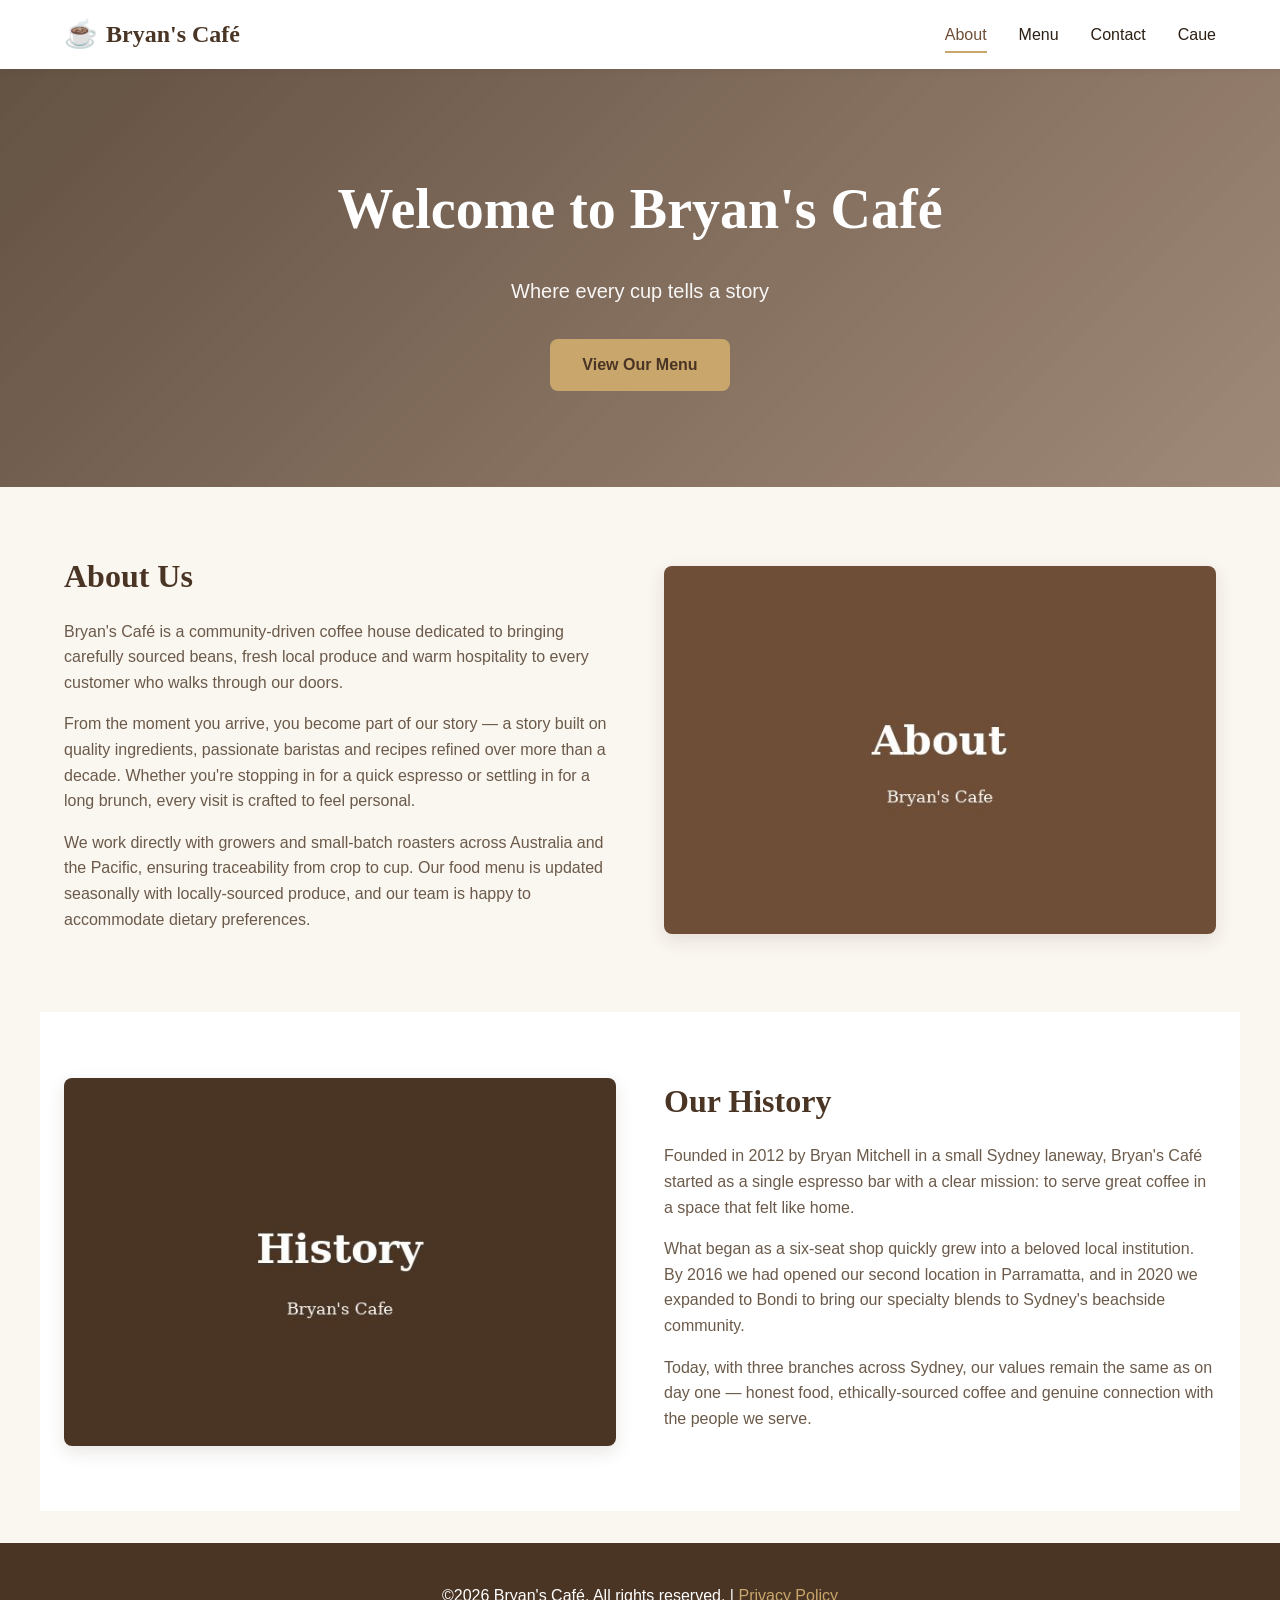
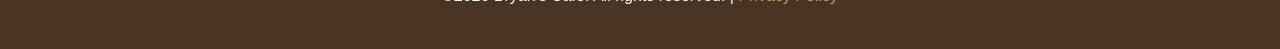
<file: index.html>
<!DOCTYPE html>
<html lang="en">
<head>
    <meta charset="UTF-8">
    <meta name="viewport" content="width=device-width, initial-scale=1.0">
    <meta name="description" content="Bryan's Café - Premium coffee and dining experience in Sydney">
    <title>About | Bryan's Café</title>
    <link rel="stylesheet" href="css/style.css">
</head>
<body>
    <header class="site-header">
        <nav class="navbar" aria-label="Main navigation">
            <a href="index.html" class="logo" aria-label="Bryan's Café home">
                <span class="logo-icon">&#9749;</span>
                <span class="logo-text">Bryan's Café</span>
            </a>
            <button class="nav-toggle" aria-label="Toggle navigation" aria-expanded="false">
                <span></span><span></span><span></span>
            </button>
            <ul class="nav-menu">
                <li><a href="index.html" class="active">About</a></li>
                <li><a href="menu.html">Menu</a></li>
                <li><a href="contact.html">Contact</a></li>
                <li><a href="caue/">Caue</a></li>
            </ul>
        </nav>
    </header>
    <main>
        <section class="banner" aria-label="Welcome banner">
            <div class="banner-content">
                <h1>Welcome to Bryan's Café</h1>
                <p class="banner-subtitle">Where every cup tells a story</p>
                <a href="menu.html" class="btn btn-primary">View Our Menu</a>
            </div>
        </section>
        <section class="content-section about-section">
            <div class="content-row">
                <div class="content-text">
                    <h2>About Us</h2>
                    <p>Bryan's Café is a community-driven coffee house dedicated to bringing carefully sourced beans, fresh local produce and warm hospitality to every customer who walks through our doors.</p>
                    <p>From the moment you arrive, you become part of our story — a story built on quality ingredients, passionate baristas and recipes refined over more than a decade. Whether you're stopping in for a quick espresso or settling in for a long brunch, every visit is crafted to feel personal.</p>
                    <p>We work directly with growers and small-batch roasters across Australia and the Pacific, ensuring traceability from crop to cup. Our food menu is updated seasonally with locally-sourced produce, and our team is happy to accommodate dietary preferences.</p>
                </div>
                <div class="content-image">
                    <img src="images/about.jpg" alt="Interior of Bryan's Café showing the bar and seating area">
                </div>
            </div>
        </section>
        <section class="content-section history-section">
            <div class="content-row reverse">
                <div class="content-text">
                    <h2>Our History</h2>
                    <p>Founded in 2012 by Bryan Mitchell in a small Sydney laneway, Bryan's Café started as a single espresso bar with a clear mission: to serve great coffee in a space that felt like home.</p>
                    <p>What began as a six-seat shop quickly grew into a beloved local institution. By 2016 we had opened our second location in Parramatta, and in 2020 we expanded to Bondi to bring our specialty blends to Sydney's beachside community.</p>
                    <p>Today, with three branches across Sydney, our values remain the same as on day one — honest food, ethically-sourced coffee and genuine connection with the people we serve.</p>
                </div>
                <div class="content-image">
                    <img src="images/history.jpg" alt="Vintage photo of the original Bryan's Café laneway storefront">
                </div>
            </div>
        </section>
    </main>
    <footer class="site-footer">
        <p>&copy;<span id="current-year"></span> Bryan's Café. All rights reserved. | <a href="privacy.html" target="_blank" rel="noopener">Privacy Policy</a></p>
    </footer>
    <script src="js/app.js"></script>
</body>
</html>
</file>
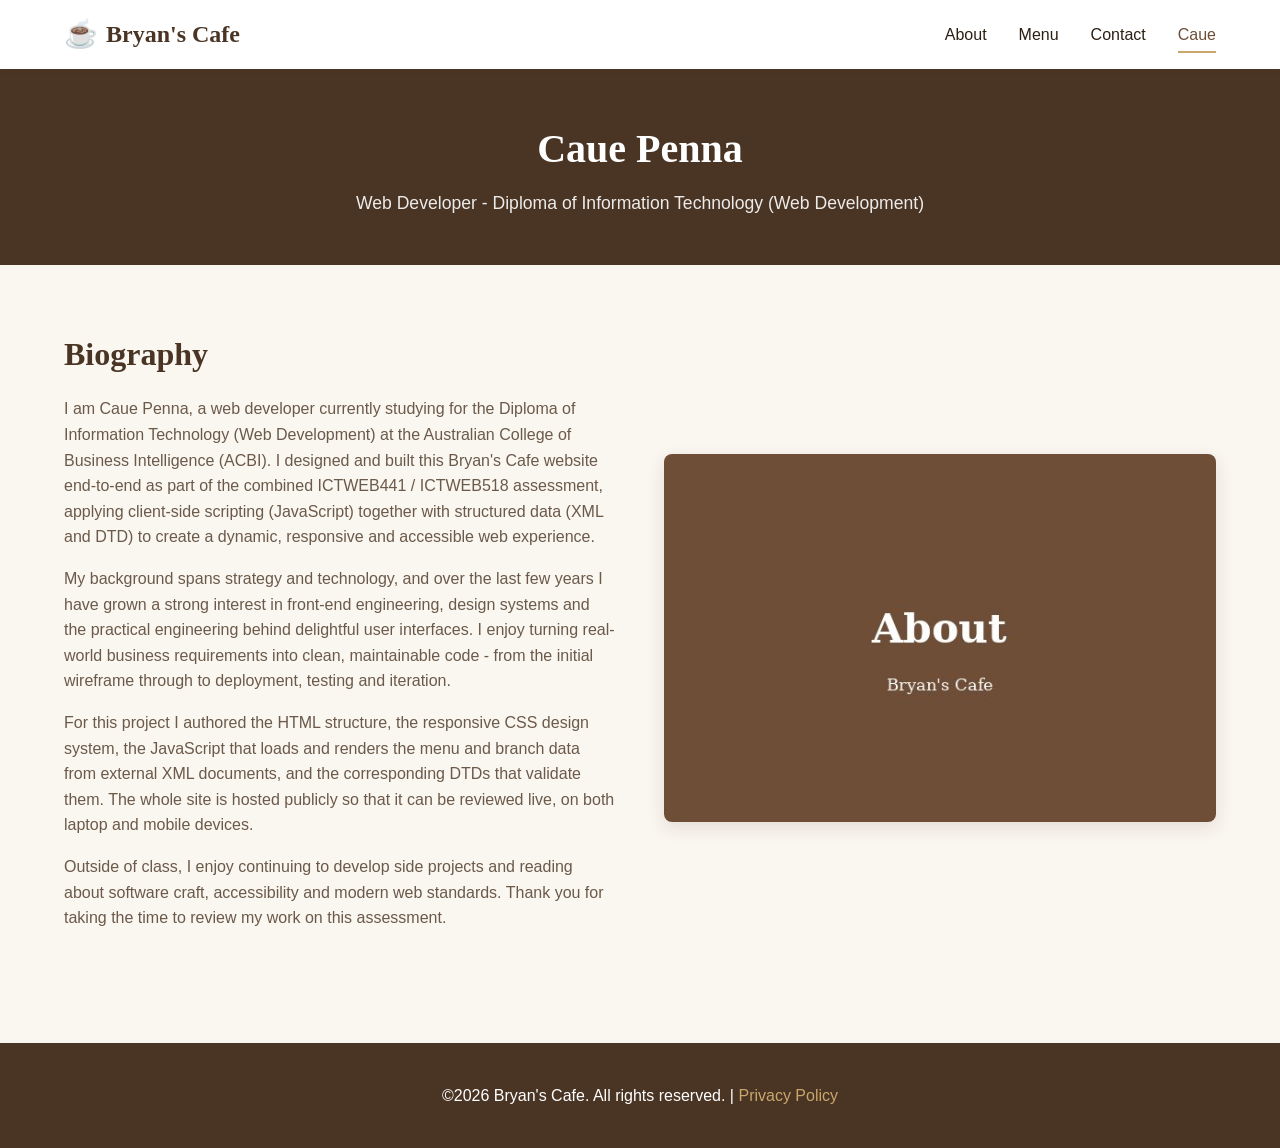
<file: caue/index.html>
<!DOCTYPE html>
<html lang="en">
<head>
    <meta charset="UTF-8">
    <meta name="viewport" content="width=device-width, initial-scale=1.0">
    <meta name="description" content="About Caue Penna - Web Developer of Bryan's Cafe">
    <title>Caue | Bryan's Cafe</title>
    <link rel="stylesheet" href="../css/style.css">
</head>
<body>
    <header class="site-header">
        <nav class="navbar" aria-label="Main navigation">
            <a href="../index.html" class="logo"><span class="logo-icon">&#9749;</span><span class="logo-text">Bryan's Cafe</span></a>
            <button class="nav-toggle" aria-label="Toggle navigation"><span></span><span></span><span></span></button>
            <ul class="nav-menu">
                <li><a href="../index.html">About</a></li>
                <li><a href="../menu.html">Menu</a></li>
                <li><a href="../contact.html">Contact</a></li>
                <li><a href="./" class="active">Caue</a></li>
            </ul>
        </nav>
    </header>
    <main>
        <section class="page-header">
            <h1>Caue Penna</h1>
            <p>Web Developer - Diploma of Information Technology (Web Development)</p>
        </section>
        <section class="content-section">
            <div class="content-row">
                <div class="content-text">
                    <h2>Biography</h2>
                    <p>I am Caue Penna, a web developer currently studying for the Diploma of Information Technology (Web Development) at the Australian College of Business Intelligence (ACBI). I designed and built this Bryan's Cafe website end-to-end as part of the combined ICTWEB441 / ICTWEB518 assessment, applying client-side scripting (JavaScript) together with structured data (XML and DTD) to create a dynamic, responsive and accessible web experience.</p>
                    <p>My background spans strategy and technology, and over the last few years I have grown a strong interest in front-end engineering, design systems and the practical engineering behind delightful user interfaces. I enjoy turning real-world business requirements into clean, maintainable code - from the initial wireframe through to deployment, testing and iteration.</p>
                    <p>For this project I authored the HTML structure, the responsive CSS design system, the JavaScript that loads and renders the menu and branch data from external XML documents, and the corresponding DTDs that validate them. The whole site is hosted publicly so that it can be reviewed live, on both laptop and mobile devices.</p>
                    <p>Outside of class, I enjoy continuing to develop side projects and reading about software craft, accessibility and modern web standards. Thank you for taking the time to review my work on this assessment.</p>
                </div>
                <div class="content-image">
                    <img src="../images/about.jpg" alt="Caue Penna">
                </div>
            </div>
        </section>
    </main>
    <footer class="site-footer">
        <p>&copy;<span id="current-year"></span> Bryan's Cafe. All rights reserved. | <a href="../privacy.html" target="_blank" rel="noopener">Privacy Policy</a></p>
    </footer>
    <script src="../js/app.js"></script>
</body>
</html>
</file>
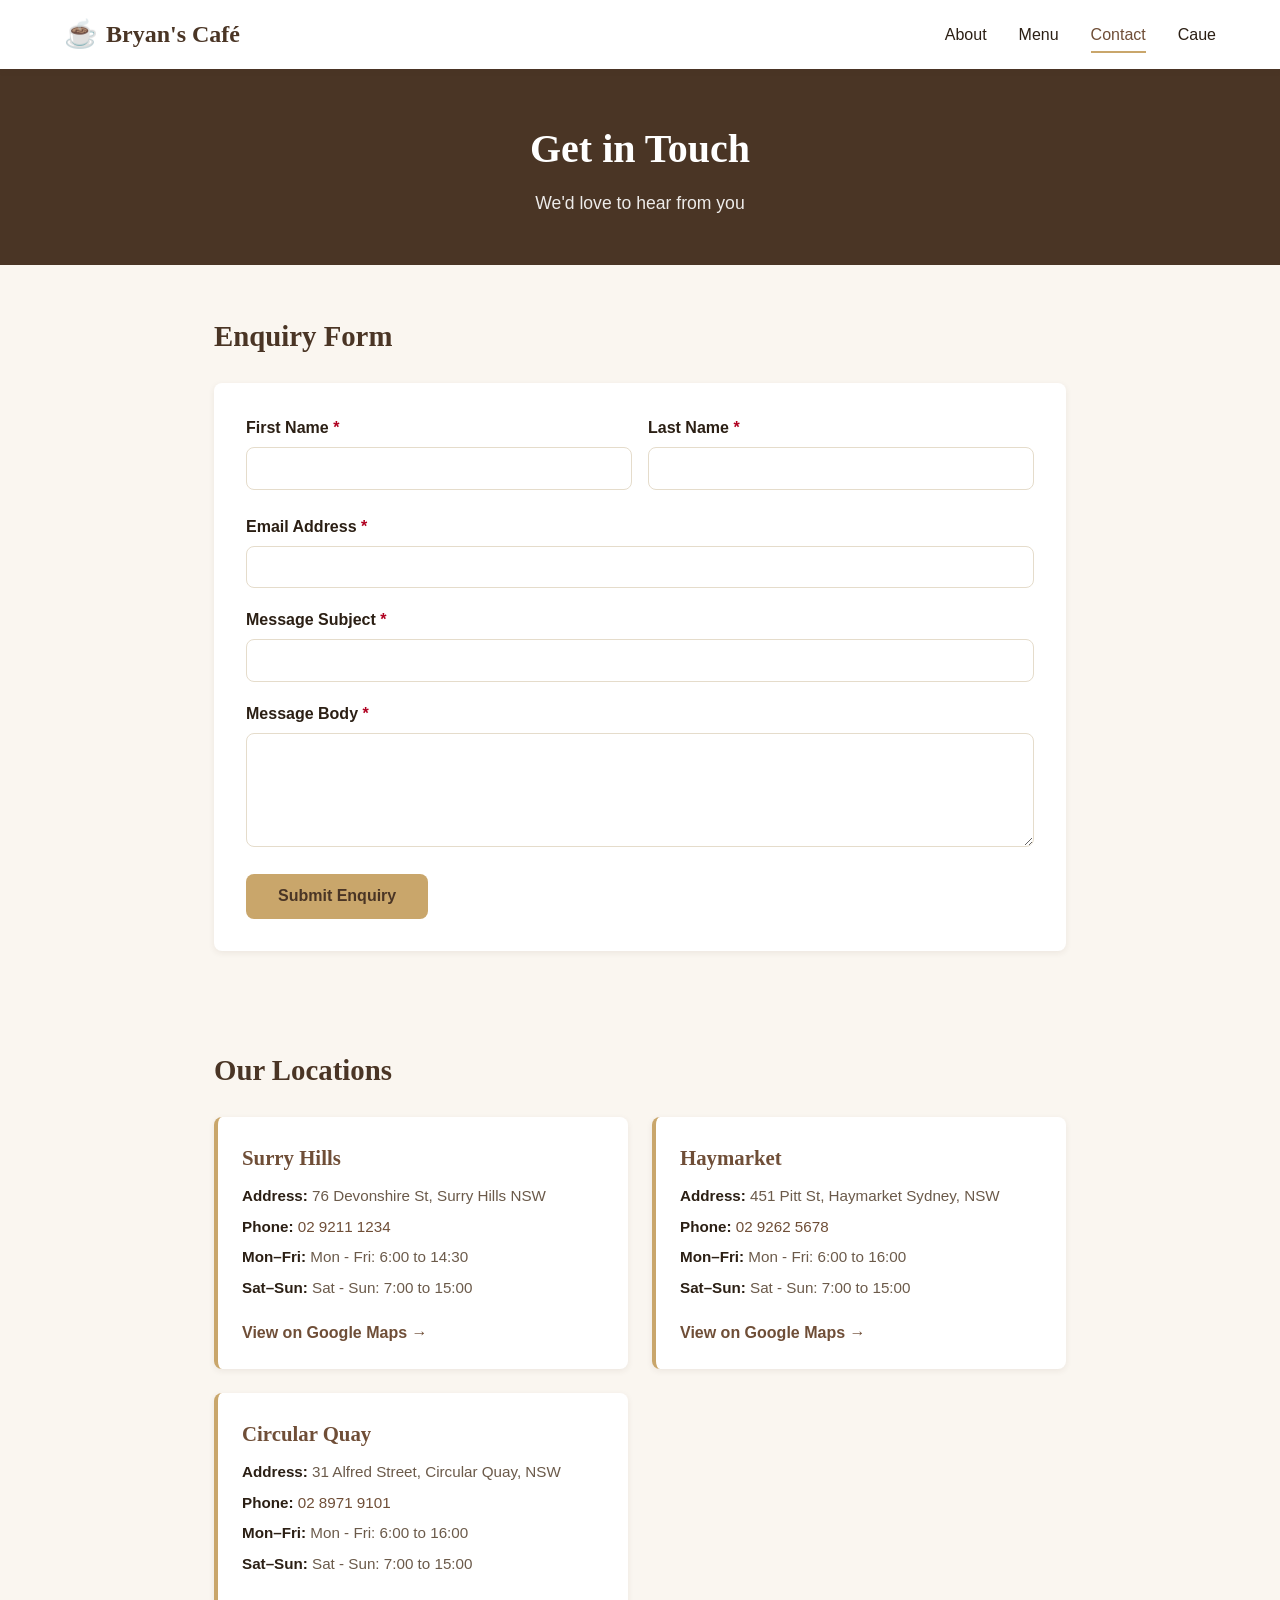
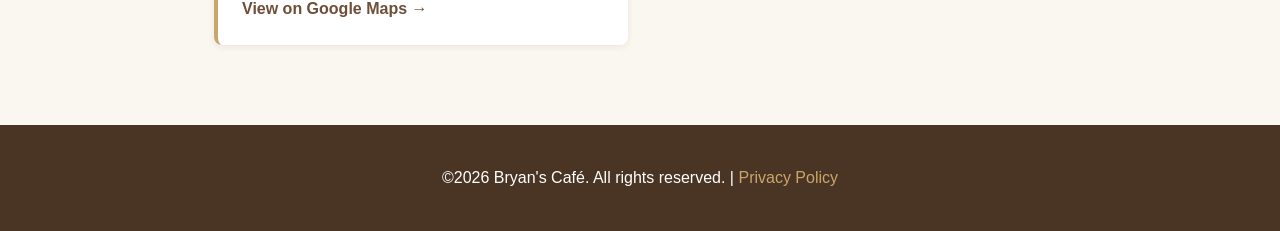
<file: contact.html>
<!DOCTYPE html>
<html lang="en">
<head>
    <meta charset="UTF-8">
    <meta name="viewport" content="width=device-width, initial-scale=1.0">
    <meta name="description" content="Contact Bryan's Café">
    <title>Contact | Bryan's Café</title>
    <link rel="stylesheet" href="css/style.css">
</head>
<body>
    <header class="site-header">
        <nav class="navbar" aria-label="Main navigation">
            <a href="index.html" class="logo"><span class="logo-icon">&#9749;</span><span class="logo-text">Bryan's Café</span></a>
            <button class="nav-toggle" aria-label="Toggle navigation"><span></span><span></span><span></span></button>
            <ul class="nav-menu">
                <li><a href="index.html">About</a></li>
                <li><a href="menu.html">Menu</a></li>
                <li><a href="contact.html" class="active">Contact</a></li>
                <li><a href="caue/">Caue</a></li>
            </ul>
        </nav>
    </header>
    <main>
        <section class="page-header"><h1>Get in Touch</h1><p>We'd love to hear from you</p></section>
        <section class="form-section">
            <h2>Enquiry Form</h2>
            <form id="enquiry-form" class="enquiry-form" novalidate>
                <div class="form-row">
                    <div class="form-group"><label for="firstName">First Name <span class="req">*</span></label><input type="text" id="firstName" name="firstName" required minlength="2" maxlength="50"><span class="field-error" id="firstName-error"></span></div>
                    <div class="form-group"><label for="lastName">Last Name <span class="req">*</span></label><input type="text" id="lastName" name="lastName" required minlength="2" maxlength="50"><span class="field-error" id="lastName-error"></span></div>
                </div>
                <div class="form-group"><label for="email">Email Address <span class="req">*</span></label><input type="email" id="email" name="email" required maxlength="100"><span class="field-error" id="email-error"></span></div>
                <div class="form-group"><label for="subject">Message Subject <span class="req">*</span></label><input type="text" id="subject" name="subject" required minlength="3" maxlength="100"><span class="field-error" id="subject-error"></span></div>
                <div class="form-group"><label for="message">Message Body <span class="req">*</span></label><textarea id="message" name="message" rows="5" required minlength="10" maxlength="1000"></textarea><span class="field-error" id="message-error"></span></div>
                <button type="submit" class="btn btn-primary">Submit Enquiry</button>
                <div id="form-success" class="success-msg" style="display:none;" role="alert">Thank you! Your message has been sent. We'll get back to you shortly.</div>
            </form>
        </section>
        <section class="branches-container">
            <h2>Our Locations</h2>
            <div id="branches-loading" class="loading">Loading branches...</div>
            <div id="branches-error" class="error-msg" style="display:none;"></div>
            <div id="branches-content"></div>
        </section>
    </main>
    <footer class="site-footer">
        <p>&copy;<span id="current-year"></span> Bryan's Café. All rights reserved. | <a href="privacy.html" target="_blank" rel="noopener">Privacy Policy</a></p>
    </footer>
    <script src="js/app.js"></script>
    <script src="js/branches.js"></script>
    <script src="js/contact-form.js"></script>
</body>
</html>
</file>
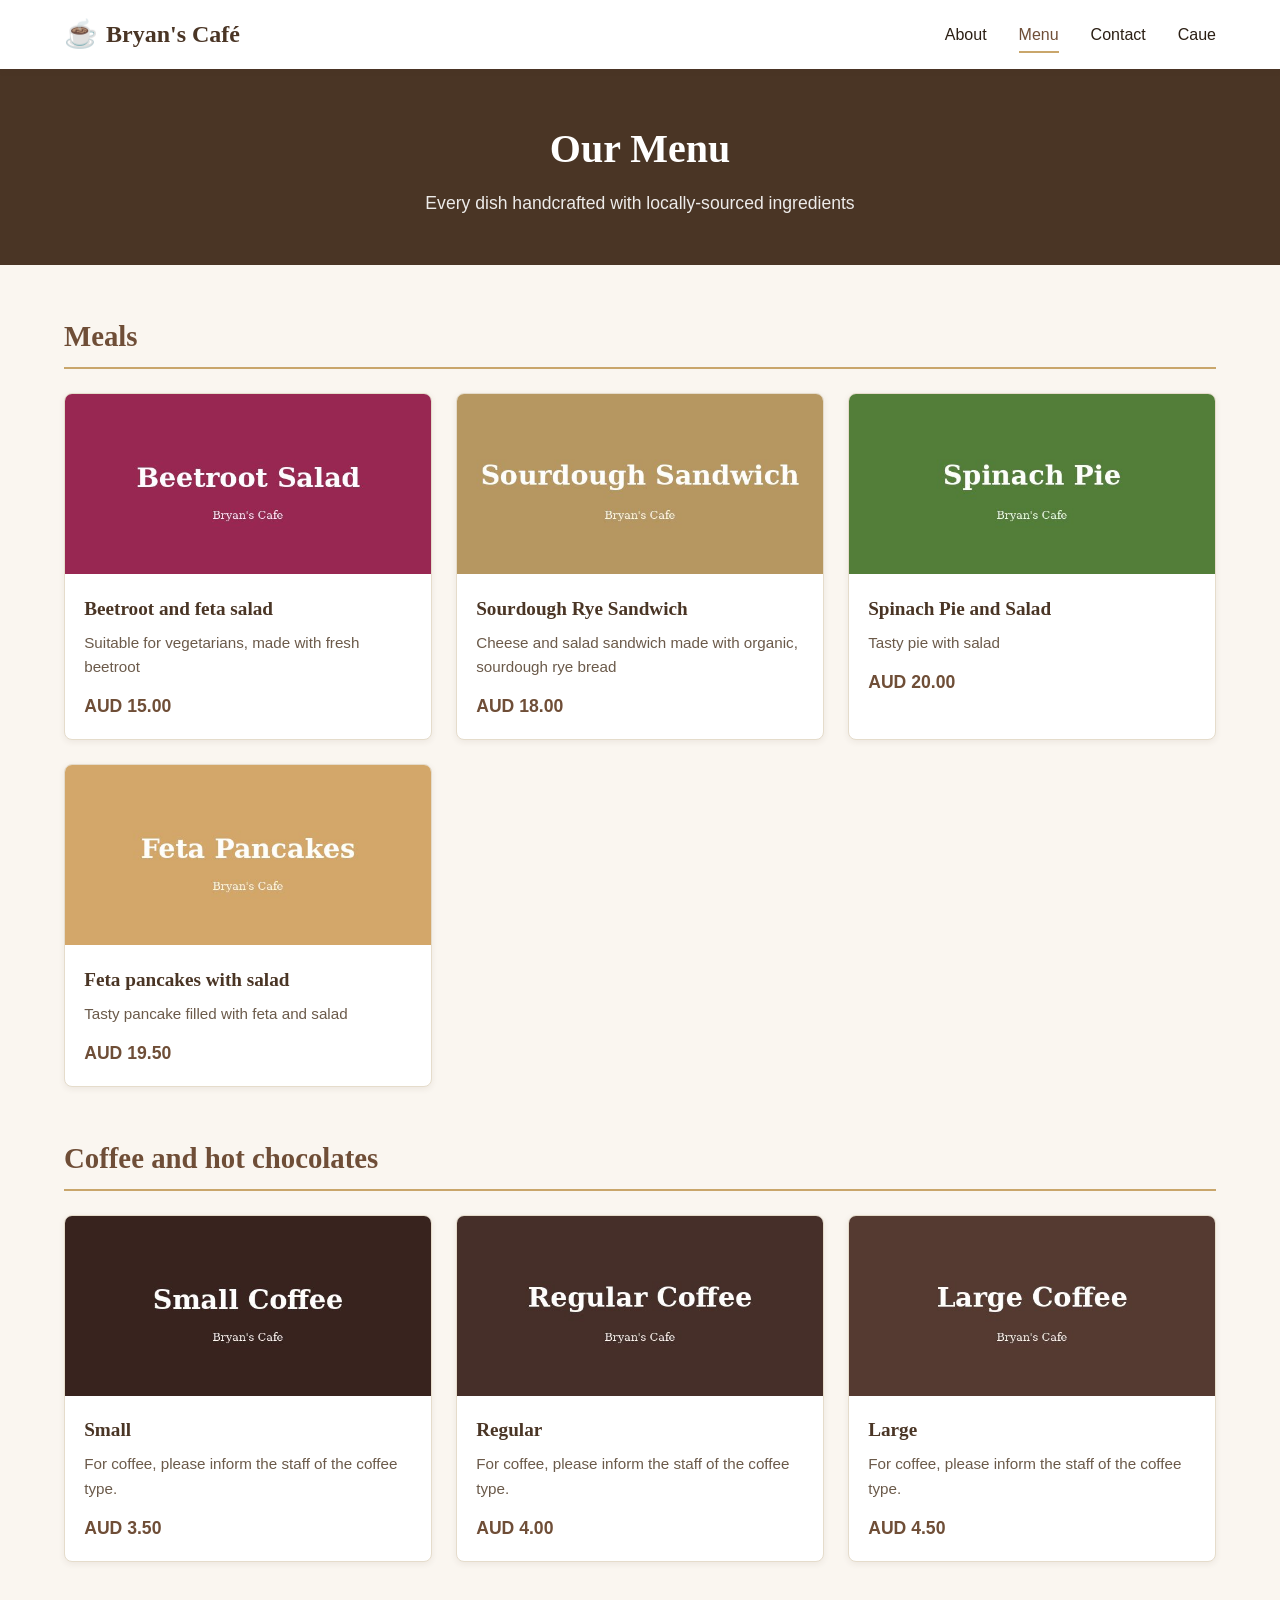
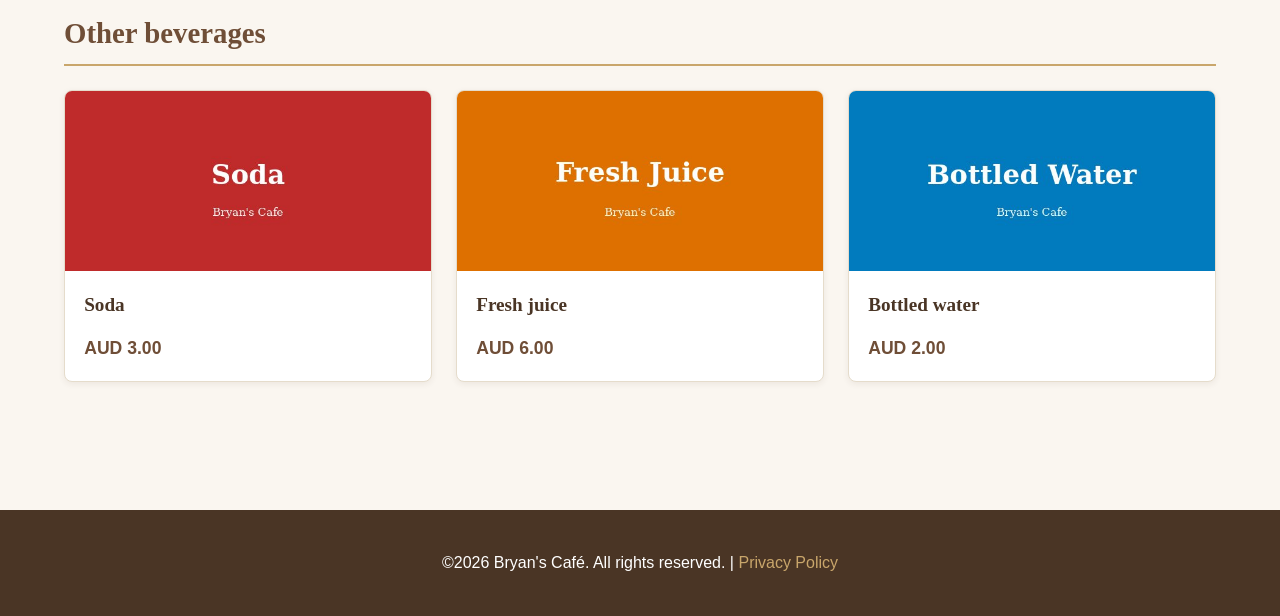
<file: menu.html>
<!DOCTYPE html>
<html lang="en">
<head>
    <meta charset="UTF-8">
    <meta name="viewport" content="width=device-width, initial-scale=1.0">
    <meta name="description" content="Bryan's Café full menu">
    <title>Menu | Bryan's Café</title>
    <link rel="stylesheet" href="css/style.css">
</head>
<body>
    <header class="site-header">
        <nav class="navbar" aria-label="Main navigation">
            <a href="index.html" class="logo"><span class="logo-icon">&#9749;</span><span class="logo-text">Bryan's Café</span></a>
            <button class="nav-toggle" aria-label="Toggle navigation"><span></span><span></span><span></span></button>
            <ul class="nav-menu">
                <li><a href="index.html">About</a></li>
                <li><a href="menu.html" class="active">Menu</a></li>
                <li><a href="contact.html">Contact</a></li>
                <li><a href="caue/">Caue</a></li>
            </ul>
        </nav>
    </header>
    <main>
        <section class="page-header"><h1>Our Menu</h1><p>Every dish handcrafted with locally-sourced ingredients</p></section>
        <section class="menu-container">
            <div id="menu-loading" class="loading">Loading menu...</div>
            <div id="menu-error" class="error-msg" style="display:none;"></div>
            <div id="menu-content"></div>
        </section>
    </main>
    <footer class="site-footer">
        <p>&copy;<span id="current-year"></span> Bryan's Café. All rights reserved. | <a href="privacy.html" target="_blank" rel="noopener">Privacy Policy</a></p>
    </footer>
    <script src="js/app.js"></script>
    <script src="js/menu.js"></script>
</body>
</html>
</file>
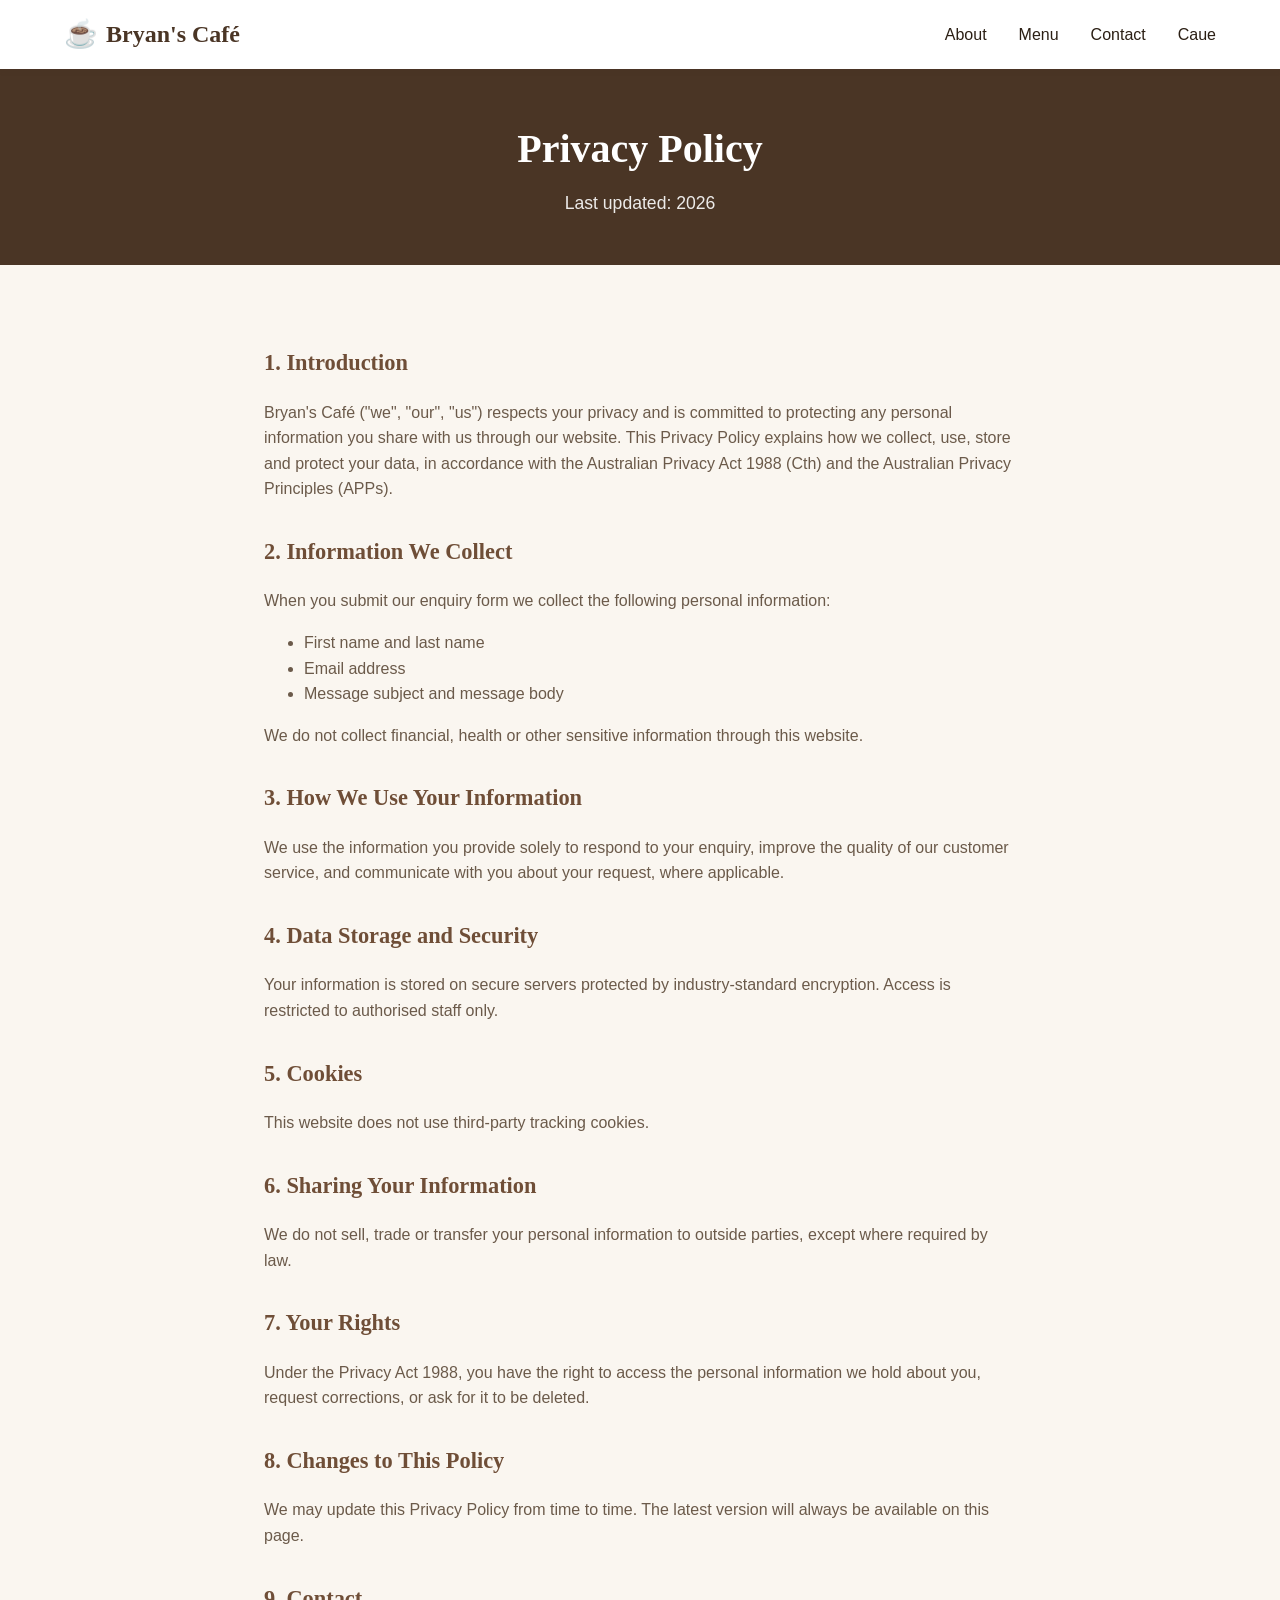
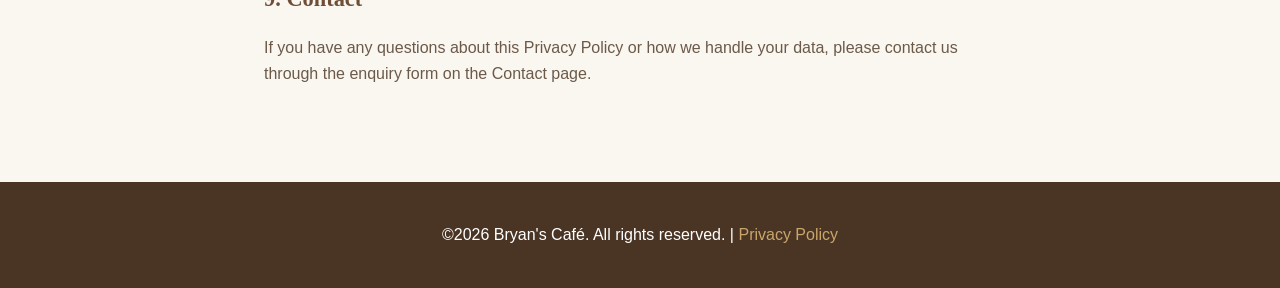
<file: privacy.html>
<!DOCTYPE html>
<html lang="en">
<head>
    <meta charset="UTF-8">
    <meta name="viewport" content="width=device-width, initial-scale=1.0">
    <title>Privacy Policy | Bryan's Café</title>
    <link rel="stylesheet" href="css/style.css">
</head>
<body>
    <header class="site-header">
        <nav class="navbar" aria-label="Main navigation">
            <a href="index.html" class="logo"><span class="logo-icon">&#9749;</span><span class="logo-text">Bryan's Café</span></a>
            <button class="nav-toggle" aria-label="Toggle navigation"><span></span><span></span><span></span></button>
            <ul class="nav-menu">
                <li><a href="index.html">About</a></li>
                <li><a href="menu.html">Menu</a></li>
                <li><a href="contact.html">Contact</a></li>
                <li><a href="caue/">Caue</a></li>
            </ul>
        </nav>
    </header>
    <main>
        <section class="page-header"><h1>Privacy Policy</h1><p>Last updated: 2026</p></section>
        <section class="legal-content">
            <h2>1. Introduction</h2>
            <p>Bryan's Café ("we", "our", "us") respects your privacy and is committed to protecting any personal information you share with us through our website. This Privacy Policy explains how we collect, use, store and protect your data, in accordance with the Australian Privacy Act 1988 (Cth) and the Australian Privacy Principles (APPs).</p>
            <h2>2. Information We Collect</h2>
            <p>When you submit our enquiry form we collect the following personal information:</p>
            <ul><li>First name and last name</li><li>Email address</li><li>Message subject and message body</li></ul>
            <p>We do not collect financial, health or other sensitive information through this website.</p>
            <h2>3. How We Use Your Information</h2>
            <p>We use the information you provide solely to respond to your enquiry, improve the quality of our customer service, and communicate with you about your request, where applicable.</p>
            <h2>4. Data Storage and Security</h2>
            <p>Your information is stored on secure servers protected by industry-standard encryption. Access is restricted to authorised staff only.</p>
            <h2>5. Cookies</h2>
            <p>This website does not use third-party tracking cookies.</p>
            <h2>6. Sharing Your Information</h2>
            <p>We do not sell, trade or transfer your personal information to outside parties, except where required by law.</p>
            <h2>7. Your Rights</h2>
            <p>Under the Privacy Act 1988, you have the right to access the personal information we hold about you, request corrections, or ask for it to be deleted.</p>
            <h2>8. Changes to This Policy</h2>
            <p>We may update this Privacy Policy from time to time. The latest version will always be available on this page.</p>
            <h2>9. Contact</h2>
            <p>If you have any questions about this Privacy Policy or how we handle your data, please contact us through the enquiry form on the Contact page.</p>
        </section>
    </main>
    <footer class="site-footer">
        <p>&copy;<span id="current-year"></span> Bryan's Café. All rights reserved. | <a href="privacy.html" target="_blank" rel="noopener">Privacy Policy</a></p>
    </footer>
    <script src="js/app.js"></script>
</body>
</html>
</file>
<file: css/style.css>
:root {
    --color-primary: #6F4E37; --color-primary-dark: #4A3525; --color-accent: #C9A66B;
    --color-bg: #FAF6F0; --color-bg-alt: #FFFFFF; --color-text: #2B1F14; --color-text-muted: #6B5A4A;
    --color-border: #E5DCCB; --color-error: #B00020; --color-success: #2E7D32;
    --shadow-sm: 0 2px 6px rgba(74, 53, 37, 0.08); --shadow-md: 0 6px 18px rgba(74, 53, 37, 0.12);
    --radius: 8px; --max-width: 1200px;
    --font-heading: 'Georgia', 'Times New Roman', serif;
    --font-body: -apple-system, BlinkMacSystemFont, 'Segoe UI', Roboto, sans-serif;
}
*,*::before,*::after{box-sizing:border-box}html{scroll-behavior:smooth}
body{margin:0;font-family:var(--font-body);color:var(--color-text);background:var(--color-bg);line-height:1.6}
img{max-width:100%;height:auto;display:block}
a{color:var(--color-primary);text-decoration:none;transition:color .2s}
a:hover,a:focus{color:var(--color-accent);text-decoration:underline}
h1,h2,h3{font-family:var(--font-heading);color:var(--color-primary-dark);margin-top:0}
.site-header{background:var(--color-bg-alt);box-shadow:var(--shadow-sm);position:sticky;top:0;z-index:100}
.navbar{display:flex;align-items:center;justify-content:space-between;max-width:var(--max-width);margin:0 auto;padding:.8rem 1.5rem;flex-wrap:wrap}
.logo{display:flex;align-items:center;gap:.5rem;color:var(--color-primary-dark);font-family:var(--font-heading);font-size:1.5rem;font-weight:700}
.logo:hover,.logo:focus{color:var(--color-primary);text-decoration:none}
.logo-icon{font-size:1.7rem}
.nav-menu{list-style:none;margin:0;padding:0;display:flex;gap:2rem}
.nav-menu a{color:var(--color-text);font-weight:500;padding:.5rem 0;border-bottom:2px solid transparent;transition:border-color .2s,color .2s}
.nav-menu a.active,.nav-menu a:hover{color:var(--color-primary);border-bottom-color:var(--color-accent);text-decoration:none}
.nav-toggle{display:none;flex-direction:column;gap:5px;background:none;border:none;padding:.4rem;cursor:pointer}
.nav-toggle span{width:26px;height:3px;background:var(--color-primary-dark);border-radius:2px}
.banner{background:linear-gradient(135deg,rgba(74,53,37,.85),rgba(111,78,55,.65)),url('https://images.unsplash.com/photo-1495474472287-4d71bcdd2085?w=1600') center/cover;color:#fff;padding:6rem 1.5rem;text-align:center}
.banner h1{color:#fff;font-size:clamp(2rem,5vw,3.5rem);margin-bottom:1rem}
.banner-subtitle{font-size:1.25rem;margin-bottom:2rem;opacity:.95}
.btn{display:inline-block;padding:.85rem 2rem;font-size:1rem;font-weight:600;border-radius:var(--radius);border:none;cursor:pointer;transition:transform .15s,background-color .2s,box-shadow .2s;text-decoration:none}
.btn-primary{background:var(--color-accent);color:var(--color-primary-dark)}
.btn-primary:hover,.btn-primary:focus{background:#B89254;transform:translateY(-1px);box-shadow:var(--shadow-md);text-decoration:none}
.content-section{padding:4rem 1.5rem;max-width:var(--max-width);margin:0 auto}
.content-row{display:grid;grid-template-columns:1fr 1fr;gap:3rem;align-items:center}
.content-row.reverse .content-text{order:2}.content-row.reverse .content-image{order:1}
.content-text h2{font-size:2rem;margin-bottom:1rem}.content-text p{margin-bottom:1rem;color:var(--color-text-muted)}
.content-image img{border-radius:var(--radius);box-shadow:var(--shadow-md)}
.history-section{background:var(--color-bg-alt)}.history-section .content-row{max-width:var(--max-width);margin:0 auto}
.page-header{background:var(--color-primary-dark);color:#fff;padding:3rem 1.5rem;text-align:center}
.page-header h1{color:#fff;font-size:2.5rem;margin-bottom:.5rem}.page-header p{font-size:1.1rem;opacity:.9;margin:0}
.menu-container{max-width:var(--max-width);margin:0 auto;padding:3rem 1.5rem}
.menu-category{margin-bottom:3rem}
.menu-category h2{font-size:1.8rem;color:var(--color-primary);border-bottom:2px solid var(--color-accent);padding-bottom:.5rem;margin-bottom:1.5rem}
.menu-grid{display:grid;grid-template-columns:repeat(auto-fill,minmax(280px,1fr));gap:1.5rem}
.menu-item{background:var(--color-bg-alt);border:1px solid var(--color-border);border-radius:var(--radius);overflow:hidden;box-shadow:var(--shadow-sm);transition:transform .2s,box-shadow .2s}
.menu-item:hover{transform:translateY(-3px);box-shadow:var(--shadow-md)}
.menu-item-image{width:100%;height:180px;object-fit:cover}.menu-item-body{padding:1.2rem}
.menu-item-name{font-size:1.2rem;color:var(--color-primary-dark);margin:0 0 .4rem;font-family:var(--font-heading)}
.menu-item-desc{color:var(--color-text-muted);font-size:.95rem;margin:0 0 .8rem}
.menu-item-price{color:var(--color-primary);font-weight:700;font-size:1.1rem}
.form-section,.branches-container{max-width:900px;margin:0 auto;padding:3rem 1.5rem}
.form-section h2,.branches-container h2{font-size:1.8rem;color:var(--color-primary-dark);margin-bottom:1.5rem}
.enquiry-form{background:var(--color-bg-alt);padding:2rem;border-radius:var(--radius);box-shadow:var(--shadow-sm)}
.form-row{display:grid;grid-template-columns:1fr 1fr;gap:1rem}
.form-group{margin-bottom:1.2rem}
.form-group label{display:block;font-weight:600;margin-bottom:.4rem;color:var(--color-text)}
.req{color:var(--color-error)}
.form-group input,.form-group textarea{width:100%;padding:.7rem;border:1px solid var(--color-border);border-radius:var(--radius);font-family:inherit;font-size:1rem;background:#fff}
.form-group input:focus,.form-group textarea:focus{outline:none;border-color:var(--color-accent);box-shadow:0 0 0 3px rgba(201,166,107,.25)}
.field-error{display:block;font-size:.85rem;color:var(--color-error);margin-top:.3rem;min-height:1em}
.field-error:empty{min-height:0}
input.invalid,textarea.invalid{border-color:var(--color-error)}
.success-msg{margin-top:1rem;padding:1rem;background:#E8F5E9;border-left:4px solid var(--color-success);color:var(--color-success);border-radius:var(--radius);font-weight:600}
.error-msg{padding:1rem;background:#FDECEA;border-left:4px solid var(--color-error);color:var(--color-error);border-radius:var(--radius)}
.branches-grid{display:grid;grid-template-columns:repeat(auto-fit,minmax(280px,1fr));gap:1.5rem}
.branch-card{background:var(--color-bg-alt);padding:1.5rem;border-radius:var(--radius);box-shadow:var(--shadow-sm);border-left:4px solid var(--color-accent)}
.branch-card h3{color:var(--color-primary);margin-bottom:.6rem;font-size:1.3rem}
.branch-info{margin:.4rem 0;color:var(--color-text-muted);font-size:.95rem}
.branch-info strong{color:var(--color-text)}
.branch-link{display:inline-block;margin-top:.8rem;font-weight:600}
.legal-content{max-width:800px;margin:0 auto;padding:3rem 1.5rem}
.legal-content h2{font-size:1.4rem;color:var(--color-primary);margin-top:2rem}
.legal-content p,.legal-content ul{color:var(--color-text-muted)}
.loading{text-align:center;padding:2rem;color:var(--color-text-muted);font-style:italic}
.site-footer{background:var(--color-primary-dark);color:#fff;text-align:center;padding:1.5rem;margin-top:2rem}
.site-footer a{color:var(--color-accent)}.site-footer a:hover{color:#fff}
@media (max-width:768px){.nav-toggle{display:flex}.nav-menu{display:none;flex-direction:column;width:100%;gap:0;border-top:1px solid var(--color-border);margin-top:.5rem}.nav-menu.open{display:flex}.nav-menu li{width:100%}.nav-menu a{display:block;padding:.8rem 0;border-bottom:1px solid var(--color-border)}.content-row{grid-template-columns:1fr;gap:2rem}.content-row.reverse .content-text,.content-row.reverse .content-image{order:initial}.form-row{grid-template-columns:1fr}.banner{padding:4rem 1rem}.page-header h1{font-size:2rem}}
</file>
